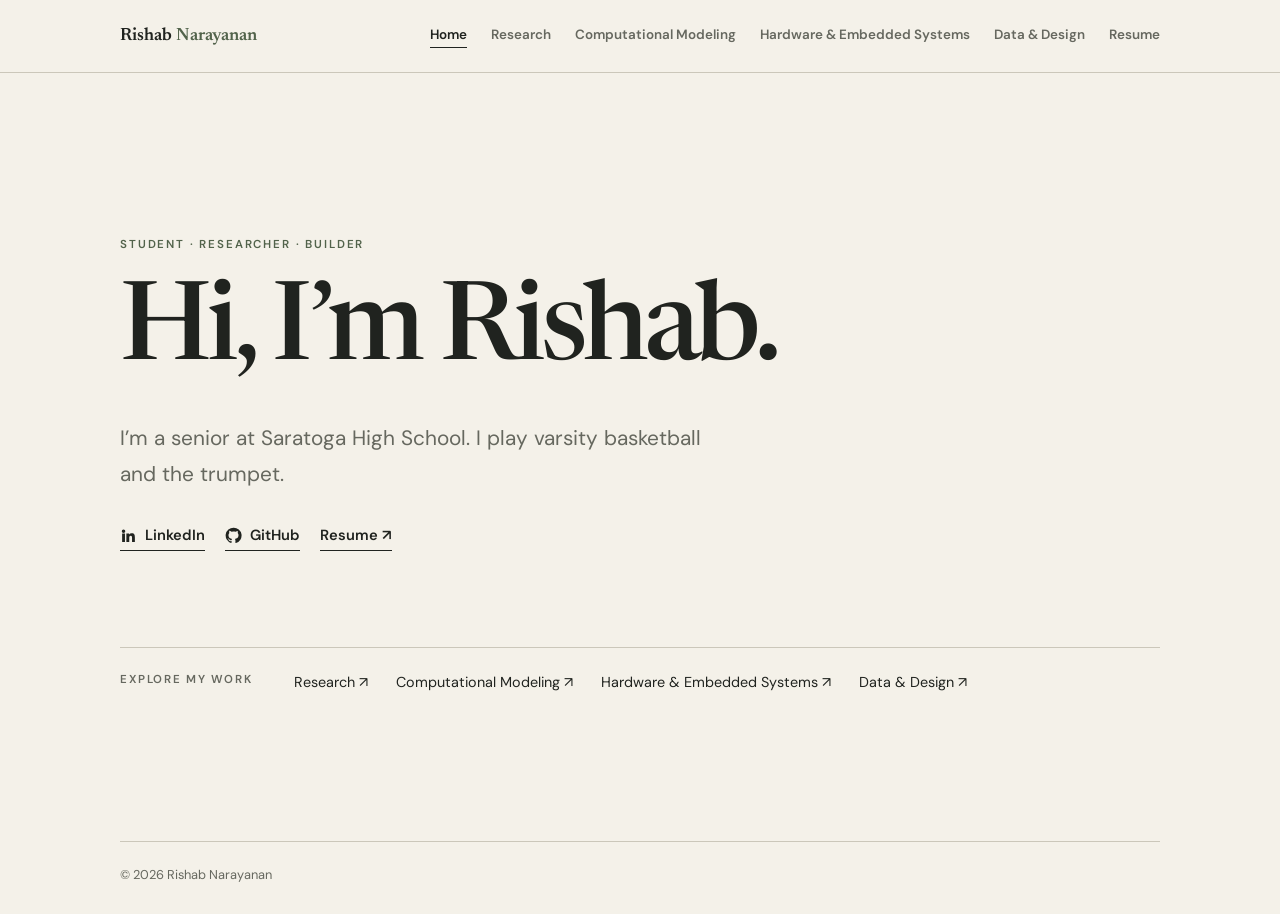
<file: index.html>
<!doctype html>
<html lang="en">
<head>
  <meta charset="utf-8">
  <meta name="viewport" content="width=device-width, initial-scale=1">
  <meta name="description" content="Rishab Narayanan's portfolio: research, computational modeling, hardware, and data projects.">
  <title>Home | Rishab Narayanan</title>
  <link rel="stylesheet" href="style.css">
</head>
<body>
  <header class="site-header"><div class="header-inner">
    <a class="brand" href="index.html">Rishab <span>Narayanan</span></a>
    <button class="menu-toggle" type="button" aria-expanded="false" aria-controls="site-nav" aria-label="Open navigation">☰</button>
    <nav class="site-nav" id="site-nav" aria-label="Main navigation"><a href="index.html" class="active" aria-current="page">Home</a><a href="research.html">Research</a><a href="computational-modeling.html">Computational Modeling</a><a href="hardware-embedded.html">Hardware &amp; Embedded Systems</a><a href="data-design.html">Data &amp; Design</a><a href="assets/rishab-narayanan-resume.pdf" target="_blank" rel="noopener noreferrer">Resume</a></nav>
  </div></header>
  <main class="home-main"><section class="hero wrap"><p class="eyebrow">Student · Researcher · Builder</p><h1>Hi, I’m Rishab.</h1><p class="hero-copy">I’m a senior at Saratoga High School. I play varsity basketball and the trumpet.</p><div class="social-links" aria-label="Social profiles and resume"><a href="https://www.linkedin.com/in/rishab-narayanan-75b679298/" target="_blank" rel="noopener noreferrer" aria-label="LinkedIn, opens in a new tab"><svg viewBox="0 0 24 24" aria-hidden="true"><path d="M4.98 3.5a2.49 2.49 0 1 0 0 4.98 2.49 2.49 0 0 0 0-4.98ZM3 9h4v12H3V9Zm6 0h3.83v1.64h.05A4.2 4.2 0 0 1 16.65 8.7C20.68 8.7 21 11.35 21 14.8V21h-4v-5.5c0-1.31-.02-3-1.83-3-1.84 0-2.12 1.43-2.12 2.9V21H9V9Z"/></svg>LinkedIn</a><a href="https://github.com/Rishab0307" target="_blank" rel="noopener noreferrer" aria-label="GitHub, opens in a new tab"><svg viewBox="0 0 24 24" aria-hidden="true"><path d="M12 .9a11.1 11.1 0 0 0-3.51 21.63c.55.1.76-.24.76-.54v-2.13c-3.09.67-3.74-1.31-3.74-1.31-.5-1.28-1.23-1.62-1.23-1.62-1.01-.69.08-.68.08-.68 1.12.08 1.71 1.15 1.71 1.15.99 1.7 2.6 1.21 3.23.93.1-.72.39-1.21.71-1.49-2.47-.28-5.07-1.24-5.07-5.49 0-1.21.43-2.2 1.15-2.98-.12-.28-.5-1.41.11-2.94 0 0 .94-.3 3.05 1.14A10.6 10.6 0 0 1 12 6.3c.94 0 1.88.13 2.76.37 2.11-1.44 3.05-1.14 3.05-1.14.61 1.53.23 2.66.11 2.94.72.78 1.15 1.77 1.15 2.98 0 4.26-2.61 5.21-5.09 5.48.4.35.75 1.03.75 2.08v3.08c0 .3.2.65.77.54A11.1 11.1 0 0 0 12 .9Z"/></svg>GitHub</a><a href="assets/rishab-narayanan-resume.pdf" target="_blank" rel="noopener noreferrer" aria-label="Resume, opens as a PDF in a new tab">Resume ↗</a></div><div class="explore"><span>Explore my work</span><div><a href="research.html">Research ↗</a><a href="computational-modeling.html">Computational Modeling ↗</a><a href="hardware-embedded.html">Hardware &amp; Embedded Systems ↗</a><a href="data-design.html">Data &amp; Design ↗</a></div></div></section></main>
  <footer class="site-footer wrap">© 2026 Rishab Narayanan</footer>
  <script src="script.js"></script>
</body>
</html>
</file>
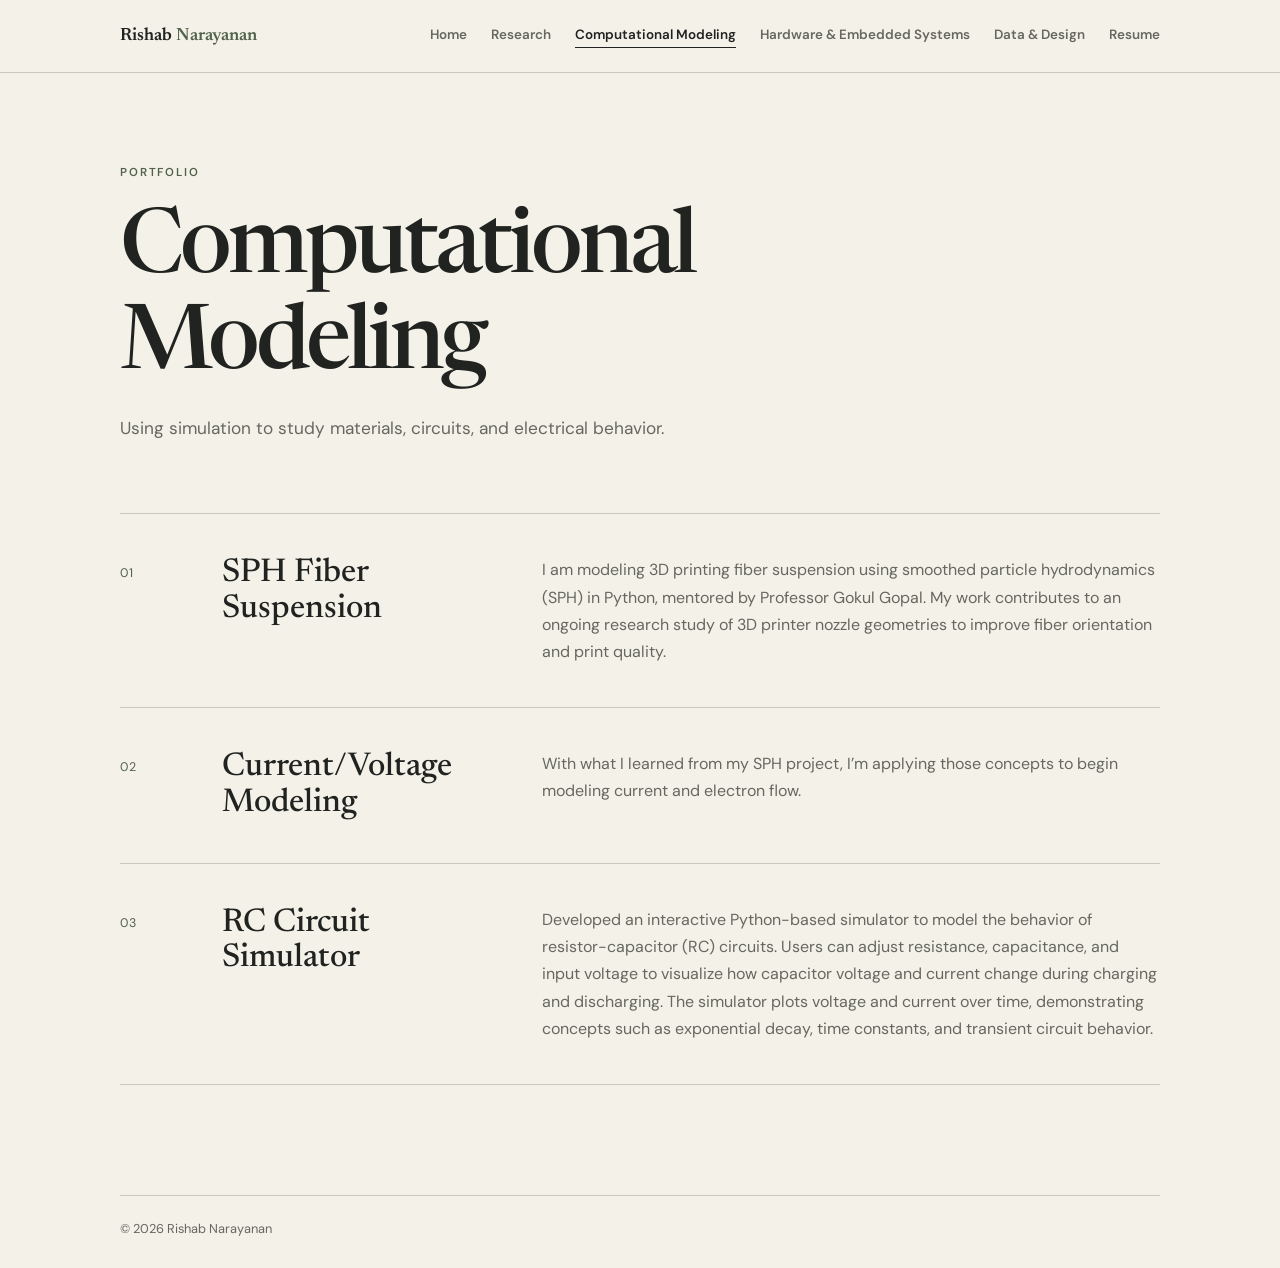
<file: computational-modeling.html>
<!doctype html>
<html lang="en">
<head>
  <meta charset="utf-8">
  <meta name="viewport" content="width=device-width, initial-scale=1">
  <meta name="description" content="Rishab Narayanan's portfolio: research, computational modeling, hardware, and data projects.">
  <title>Computational Modeling | Rishab Narayanan</title>
  <link rel="stylesheet" href="style.css">
</head>
<body>
  <header class="site-header"><div class="header-inner">
    <a class="brand" href="index.html">Rishab <span>Narayanan</span></a>
    <button class="menu-toggle" type="button" aria-expanded="false" aria-controls="site-nav" aria-label="Open navigation">☰</button>
    <nav class="site-nav" id="site-nav" aria-label="Main navigation"><a href="index.html">Home</a><a href="research.html">Research</a><a href="computational-modeling.html" class="active" aria-current="page">Computational Modeling</a><a href="hardware-embedded.html">Hardware &amp; Embedded Systems</a><a href="data-design.html">Data &amp; Design</a><a href="assets/rishab-narayanan-resume.pdf" target="_blank" rel="noopener noreferrer">Resume</a></nav>
  </div></header>
  <main class="page-main"><div class="wrap"><div class="page-intro"><p class="eyebrow">Portfolio</p><h1>Computational Modeling</h1><p>Using simulation to study materials, circuits, and electrical behavior.</p></div><div class="card-list"><article class="card"><h2>SPH Fiber Suspension</h2><p>I am modeling 3D printing fiber suspension using smoothed particle hydrodynamics (SPH) in Python, mentored by Professor Gokul Gopal. My work contributes to an ongoing research study of 3D printer nozzle geometries to improve fiber orientation and print quality.</p></article><article class="card"><h2>Current/Voltage Modeling</h2><p>With what I learned from my SPH project, I’m applying those concepts to begin modeling current and electron flow.</p></article><article class="card"><h2>RC Circuit Simulator</h2><p>Developed an interactive Python-based simulator to model the behavior of resistor-capacitor (RC) circuits. Users can adjust resistance, capacitance, and input voltage to visualize how capacitor voltage and current change during charging and discharging. The simulator plots voltage and current over time, demonstrating concepts such as exponential decay, time constants, and transient circuit behavior.</p></article></div></div></main>
  <footer class="site-footer wrap">© 2026 Rishab Narayanan</footer>
  <script src="script.js"></script>
</body>
</html>
</file>
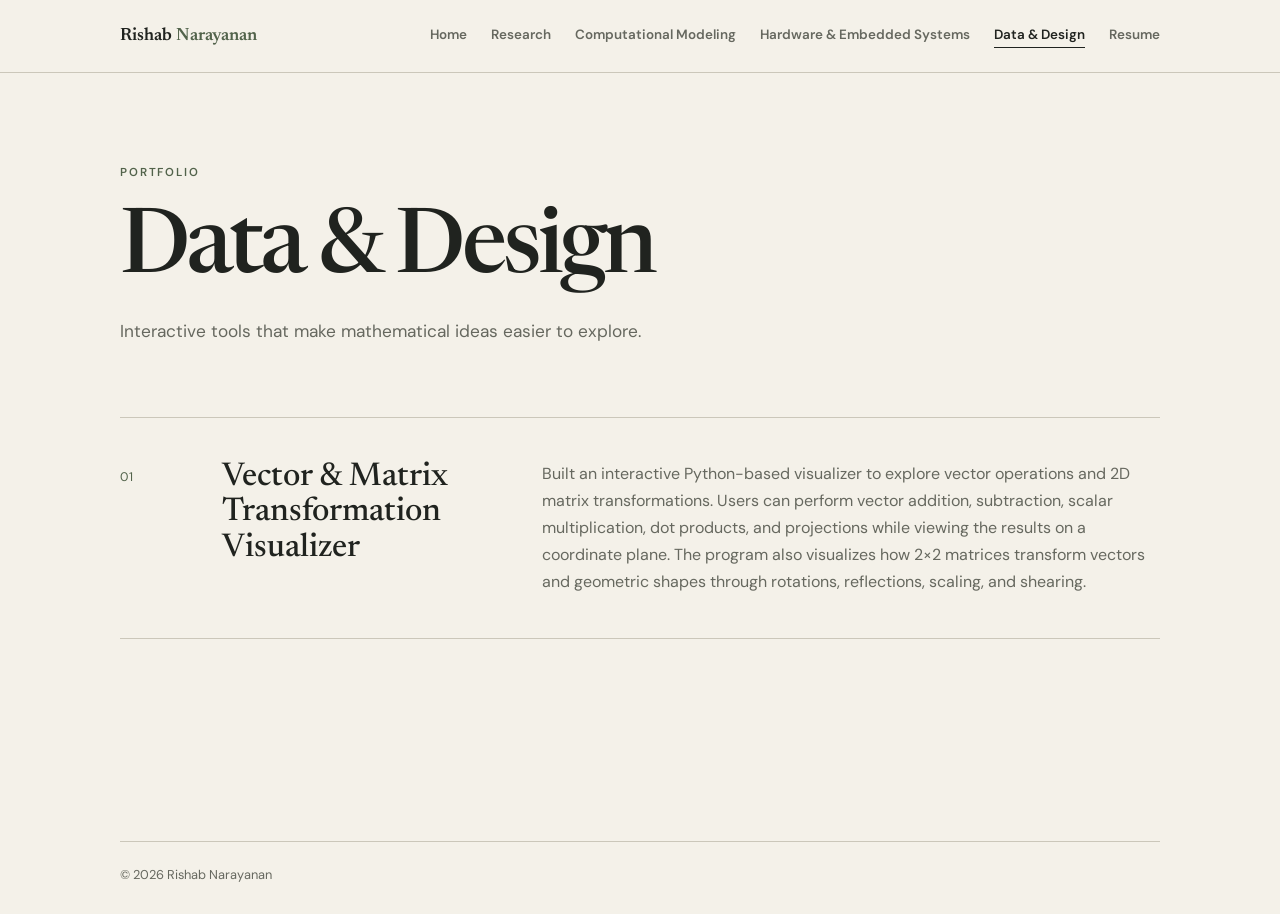
<file: data-design.html>
<!doctype html>
<html lang="en">
<head>
  <meta charset="utf-8">
  <meta name="viewport" content="width=device-width, initial-scale=1">
  <meta name="description" content="Rishab Narayanan's portfolio: research, computational modeling, hardware, and data projects.">
  <title>Data &amp; Design | Rishab Narayanan</title>
  <link rel="stylesheet" href="style.css">
</head>
<body>
  <header class="site-header"><div class="header-inner">
    <a class="brand" href="index.html">Rishab <span>Narayanan</span></a>
    <button class="menu-toggle" type="button" aria-expanded="false" aria-controls="site-nav" aria-label="Open navigation">☰</button>
    <nav class="site-nav" id="site-nav" aria-label="Main navigation"><a href="index.html">Home</a><a href="research.html">Research</a><a href="computational-modeling.html">Computational Modeling</a><a href="hardware-embedded.html">Hardware &amp; Embedded Systems</a><a href="data-design.html" class="active" aria-current="page">Data &amp; Design</a><a href="assets/rishab-narayanan-resume.pdf" target="_blank" rel="noopener noreferrer">Resume</a></nav>
  </div></header>
  <main class="page-main"><div class="wrap"><div class="page-intro"><p class="eyebrow">Portfolio</p><h1>Data &amp; Design</h1><p>Interactive tools that make mathematical ideas easier to explore.</p></div><div class="card-list"><article class="card"><h2>Vector &amp; Matrix Transformation Visualizer</h2><p>Built an interactive Python-based visualizer to explore vector operations and 2D matrix transformations. Users can perform vector addition, subtraction, scalar multiplication, dot products, and projections while viewing the results on a coordinate plane. The program also visualizes how 2×2 matrices transform vectors and geometric shapes through rotations, reflections, scaling, and shearing.</p></article></div></div></main>
  <footer class="site-footer wrap">© 2026 Rishab Narayanan</footer>
  <script src="script.js"></script>
</body>
</html>
</file>
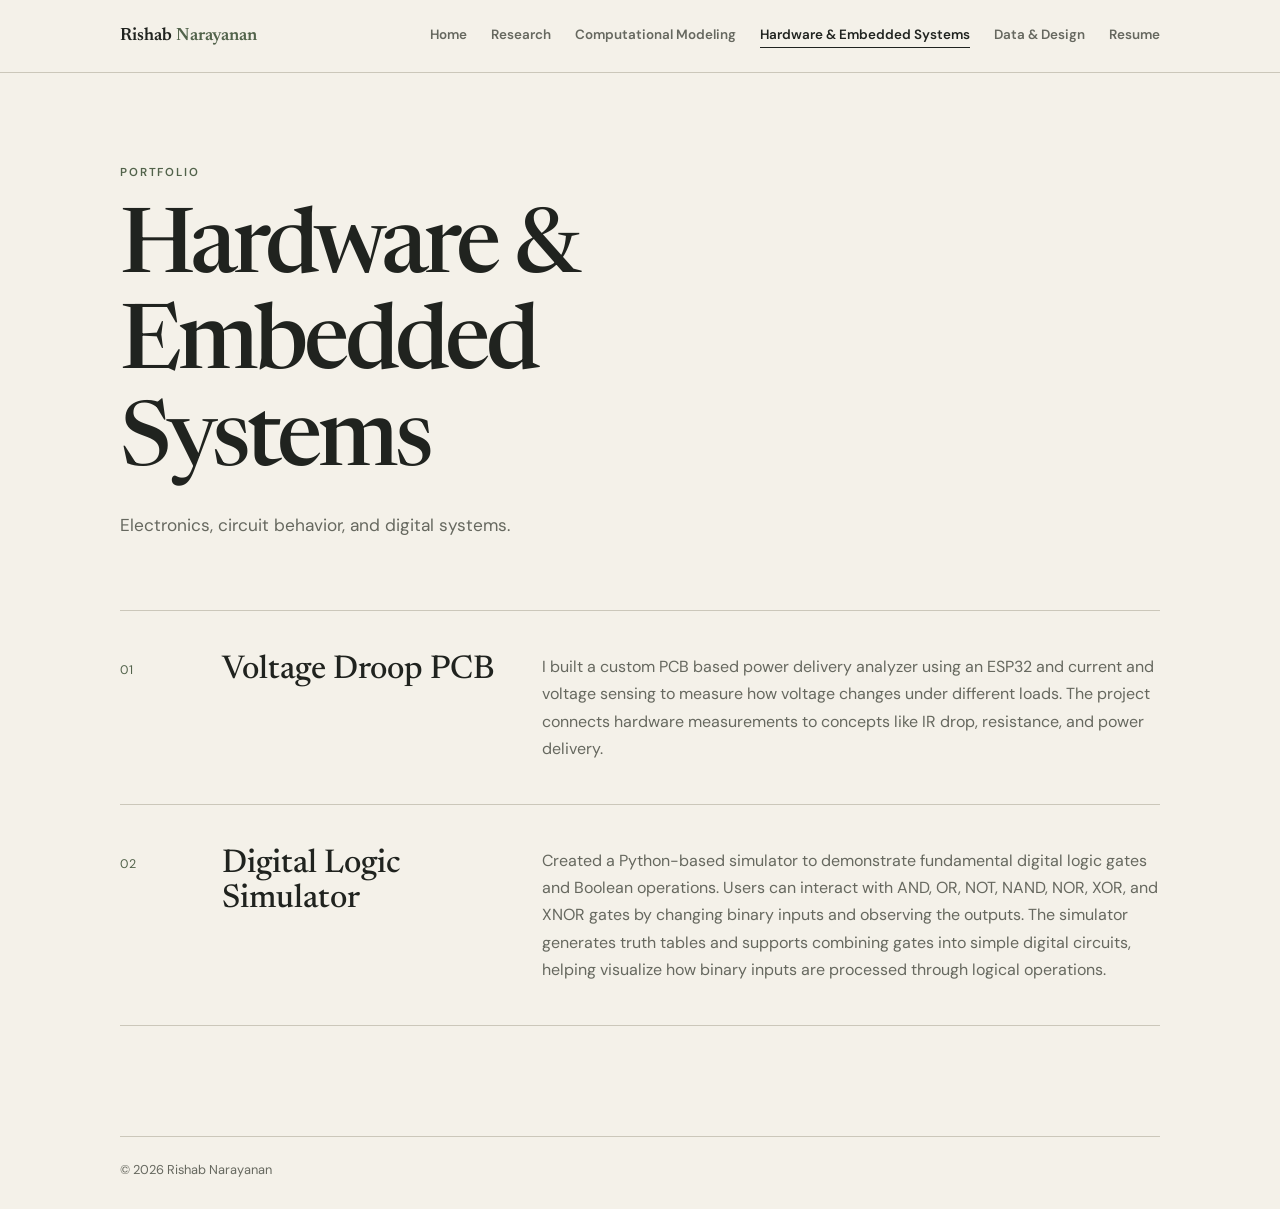
<file: hardware-embedded.html>
<!doctype html>
<html lang="en">
<head>
  <meta charset="utf-8">
  <meta name="viewport" content="width=device-width, initial-scale=1">
  <meta name="description" content="Rishab Narayanan's portfolio: research, computational modeling, hardware, and data projects.">
  <title>Hardware &amp; Embedded Systems | Rishab Narayanan</title>
  <link rel="stylesheet" href="style.css">
</head>
<body>
  <header class="site-header"><div class="header-inner">
    <a class="brand" href="index.html">Rishab <span>Narayanan</span></a>
    <button class="menu-toggle" type="button" aria-expanded="false" aria-controls="site-nav" aria-label="Open navigation">☰</button>
    <nav class="site-nav" id="site-nav" aria-label="Main navigation"><a href="index.html">Home</a><a href="research.html">Research</a><a href="computational-modeling.html">Computational Modeling</a><a href="hardware-embedded.html" class="active" aria-current="page">Hardware &amp; Embedded Systems</a><a href="data-design.html">Data &amp; Design</a><a href="assets/rishab-narayanan-resume.pdf" target="_blank" rel="noopener noreferrer">Resume</a></nav>
  </div></header>
  <main class="page-main"><div class="wrap"><div class="page-intro"><p class="eyebrow">Portfolio</p><h1>Hardware &amp; Embedded Systems</h1><p>Electronics, circuit behavior, and digital systems.</p></div><div class="card-list"><article class="card"><h2>Voltage Droop PCB</h2><p>I built a custom PCB based power delivery analyzer using an ESP32 and current and voltage sensing to measure how voltage changes under different loads. The project connects hardware measurements to concepts like IR drop, resistance, and power delivery.</p></article><article class="card"><h2>Digital Logic Simulator</h2><p>Created a Python-based simulator to demonstrate fundamental digital logic gates and Boolean operations. Users can interact with AND, OR, NOT, NAND, NOR, XOR, and XNOR gates by changing binary inputs and observing the outputs. The simulator generates truth tables and supports combining gates into simple digital circuits, helping visualize how binary inputs are processed through logical operations.</p></article></div></div></main>
  <footer class="site-footer wrap">© 2026 Rishab Narayanan</footer>
  <script src="script.js"></script>
</body>
</html>
</file>
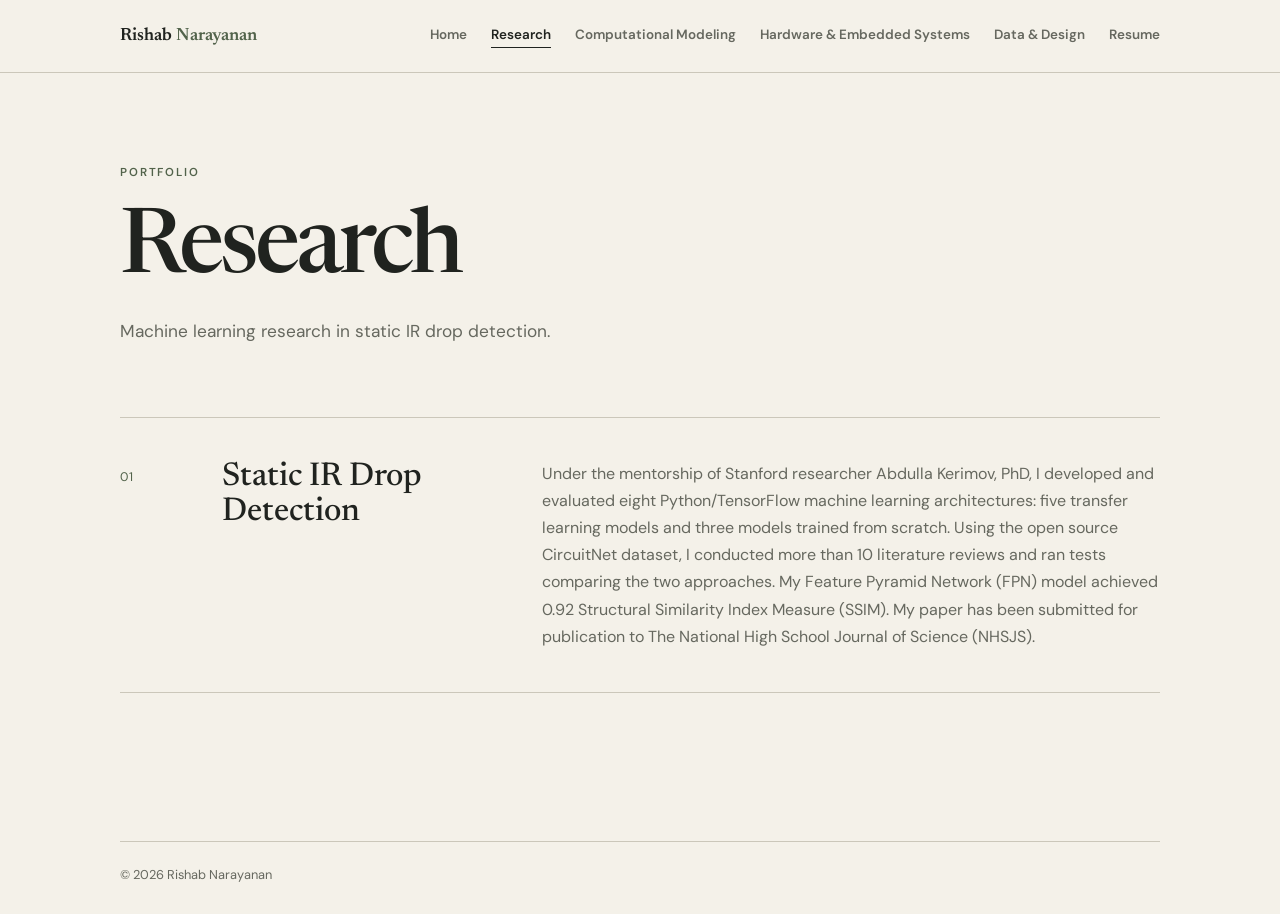
<file: research.html>
<!doctype html>
<html lang="en">
<head>
  <meta charset="utf-8">
  <meta name="viewport" content="width=device-width, initial-scale=1">
  <meta name="description" content="Rishab Narayanan's portfolio: research, computational modeling, hardware, and data projects.">
  <title>Research | Rishab Narayanan</title>
  <link rel="stylesheet" href="style.css">
</head>
<body>
  <header class="site-header"><div class="header-inner">
    <a class="brand" href="index.html">Rishab <span>Narayanan</span></a>
    <button class="menu-toggle" type="button" aria-expanded="false" aria-controls="site-nav" aria-label="Open navigation">☰</button>
    <nav class="site-nav" id="site-nav" aria-label="Main navigation"><a href="index.html">Home</a><a href="research.html" class="active" aria-current="page">Research</a><a href="computational-modeling.html">Computational Modeling</a><a href="hardware-embedded.html">Hardware &amp; Embedded Systems</a><a href="data-design.html">Data &amp; Design</a><a href="assets/rishab-narayanan-resume.pdf" target="_blank" rel="noopener noreferrer">Resume</a></nav>
  </div></header>
  <main class="page-main"><div class="wrap"><div class="page-intro"><p class="eyebrow">Portfolio</p><h1>Research</h1><p>Machine learning research in static IR drop detection.</p></div><div class="card-list"><article class="card"><h2>Static IR Drop Detection</h2><p>Under the mentorship of Stanford researcher Abdulla Kerimov, PhD, I developed and evaluated eight Python/TensorFlow machine learning architectures: five transfer learning models and three models trained from scratch. Using the open source CircuitNet dataset, I conducted more than 10 literature reviews and ran tests comparing the two approaches. My Feature Pyramid Network (FPN) model achieved 0.92 Structural Similarity Index Measure (SSIM). My paper has been submitted for publication to The National High School Journal of Science (NHSJS).</p></article></div></div></main>
  <footer class="site-footer wrap">© 2026 Rishab Narayanan</footer>
  <script src="script.js"></script>
</body>
</html>
</file>
<file: style.css>
@import url('https://fonts.googleapis.com/css2?family=DM+Sans:wght@400;500;600&family=Newsreader:opsz,wght@6..72,500;6..72,600&display=swap');
:root{color-scheme:light;--background:#f4f1e9;--surface:#ebe7dc;--text:#20231f;--muted:#66685f;--accent:#52634b;--line:#cbc7ba}
*{box-sizing:border-box}html{scroll-behavior:smooth}
body{margin:0;background:var(--background);color:var(--text);font-family:"DM Sans",Arial,sans-serif;font-size:16px;line-height:1.7}
a{color:inherit}a:focus-visible,button:focus-visible{outline:2px solid var(--accent);outline-offset:4px}
.wrap,.header-inner{width:min(1040px,calc(100% - 48px));margin-inline:auto}
.site-header{position:sticky;top:0;z-index:10;background:rgb(244 241 233 / 94%);border-bottom:1px solid var(--line);backdrop-filter:blur(10px)}
.header-inner{min-height:72px;display:flex;align-items:center;justify-content:space-between;gap:28px}
.brand{font:600 1.12rem "Newsreader",Georgia,serif;text-decoration:none;white-space:nowrap}.brand span{color:var(--accent)}
.site-nav{display:flex;align-items:center;gap:24px}.site-nav a{color:var(--muted);font-size:.84rem;font-weight:600;text-decoration:none;white-space:nowrap;border-bottom:1px solid transparent}.site-nav a:hover,.site-nav a.active{color:var(--text);border-color:var(--text)}
.menu-toggle{display:none;background:transparent;border:1px solid var(--line);color:var(--text);border-radius:3px;font-size:1.2rem;padding:4px 10px;cursor:pointer}
.home-main{min-height:calc(100vh - 132px);display:flex;align-items:center}.hero{padding-block:112px 96px}
.eyebrow{color:var(--accent);text-transform:uppercase;letter-spacing:.16em;font-size:.72rem;font-weight:600;margin:0 0 20px}
h1,h2{font-family:"Newsreader",Georgia,serif;font-weight:500;line-height:1.08}h1{font-size:clamp(3.5rem,9vw,6.8rem);letter-spacing:-.045em;margin:0 0 28px}
.hero-copy{font-size:clamp(1.1rem,2vw,1.3rem);max-width:620px;color:var(--muted);margin:0 0 32px}
.social-links{display:flex;flex-wrap:wrap;gap:20px}.social-links a{display:inline-flex;align-items:center;gap:8px;color:var(--text);text-decoration:none;font-size:.92rem;font-weight:600;border-bottom:1px solid var(--text);padding-bottom:2px}.social-links a:hover{color:var(--accent);border-color:var(--accent)}.social-links svg{width:17px;height:17px;fill:currentColor}
.explore{margin-top:96px;padding-top:22px;border-top:1px solid var(--line);display:grid;grid-template-columns:150px 1fr;gap:24px;color:var(--muted)}.explore>span{font-size:.72rem;text-transform:uppercase;letter-spacing:.14em;font-weight:600}.explore>div{display:flex;flex-wrap:wrap;gap:10px 28px}.explore a{color:var(--text);text-decoration:none;font-size:.9rem}.explore a:hover{color:var(--accent)}
.page-main{min-height:calc(100vh - 132px);padding-block:90px 110px}.page-intro{max-width:700px;margin-bottom:70px}.page-intro h1{font-size:clamp(3.2rem,7vw,5.6rem);margin:0 0 18px}.page-intro p:last-child{color:var(--muted);font-size:1.08rem;margin:0}
.card-list{border-top:1px solid var(--line);counter-reset:project}.card{counter-increment:project;display:grid;grid-template-columns:72px minmax(210px,290px) 1fr;gap:30px;padding:42px 0;border-bottom:1px solid var(--line)}.card::before{content:counter(project,decimal-leading-zero);color:var(--accent);font-size:.78rem;letter-spacing:.12em;padding-top:7px}.card h2{font-size:clamp(1.55rem,3vw,2.05rem);margin:0}.card p{color:var(--muted);margin:0;max-width:620px}
.site-footer{padding-block:22px 28px;border-top:1px solid var(--line);color:var(--muted);font-size:.8rem}
@media(max-width:960px){.header-inner{flex-wrap:wrap;padding-block:15px}.menu-toggle{display:block}.site-nav{display:none;width:100%;flex-direction:column;align-items:flex-start;gap:0;padding:8px 0}.site-nav.open{display:flex}.site-nav a{width:100%;padding:9px 0;white-space:normal;border:0}.site-nav a.active{color:var(--accent)}.explore{grid-template-columns:1fr}.card{grid-template-columns:45px 1fr;gap:12px 20px}.card p{grid-column:2}}
@media(max-width:600px){.wrap,.header-inner{width:min(100% - 32px,1040px)}.hero{padding-block:78px}.explore{margin-top:70px}.page-main{padding-block:65px 80px}.page-intro{margin-bottom:45px}.card{grid-template-columns:1fr;padding:32px 0}.card p{grid-column:1}}
</file>
